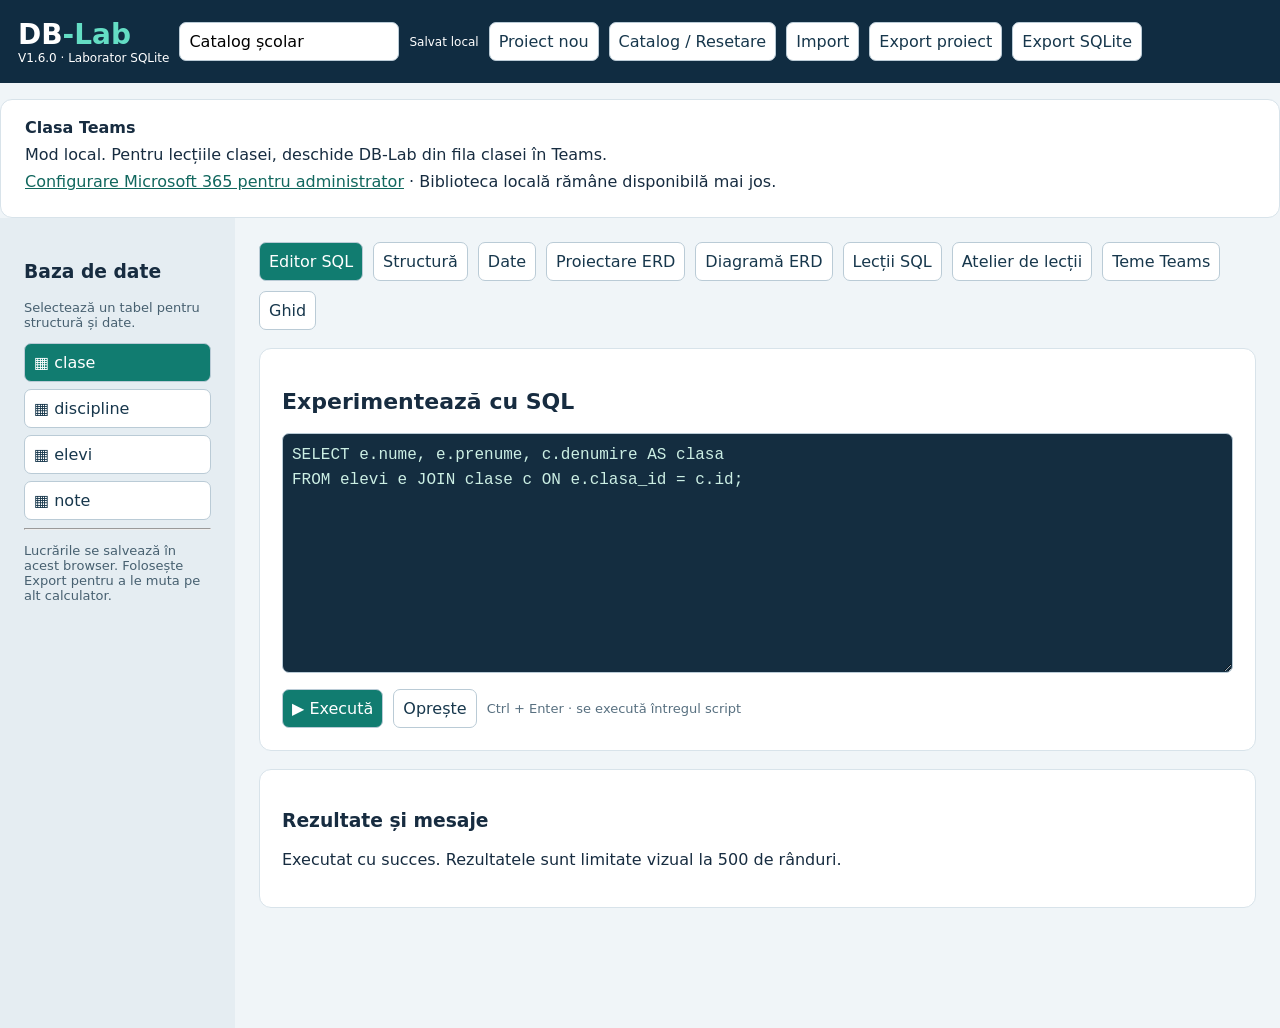
<file: index.html>
<!doctype html><html lang="ro"><meta charset="utf-8"><meta name="viewport" content="width=device-width,initial-scale=1"><script src="microsoft-config.js?v=1.6.0"></script><script src="host.js?v=1.6.0"></script><title>DB-Lab V1.6.0</title><link rel="stylesheet" href="style.css?v=1.6.0"><body><header><div><b>DB<span>-Lab</span></b><small>V1.6.0 · Laborator SQLite</small></div><input id="name" value="Catalog școlar" aria-label="Numele proiectului"><span id="saved">Se încarcă…</span><button id="new">Proiect nou</button><button id="demo">Catalog / Resetare</button><button id="import">Import</button><button id="export">Export proiect</button><button id="sqlite">Export SQLite</button><input id="file" type="file" hidden accept=".json,.sqlite,.db"></header><div id="microsoftPanel" class="microsoft-panel"><div><b>Clasa Teams</b> <span id="teamsClassName"></span><p id="microsoftAccount"></p></div><div id="teamsActions" class="bar"><button id="connectMicrosoft" disabled>Conectare Microsoft</button><button id="refreshClassLessons" disabled>Actualizează lecțiile clasei</button><button id="closeMicrosoft" disabled>Închide sesiunea DB-Lab</button></div><p id="microsoftStatus" role="status">Verific mediul aplicației…</p><p id="classLibraryStatus" role="status"></p><p id="teamsLocalNote" hidden><a href="CONFIGURARE-TEAMS.html" target="_blank" rel="noopener">Configurare Microsoft 365 pentru administrator</a> · Biblioteca locală rămâne disponibilă mai jos.</p></div><main><aside><h3>Baza de date</h3><p>Selectează un tabel pentru structură și date.</p><div id="tables"></div><hr><p>Lucrările se salvează în acest browser. Folosește Export pentru a le muta pe alt calculator.</p></aside><article><section id="lessonContext" hidden aria-labelledby="activeLessonTitle"><div class="lesson-heading"><div><small>LECȚIE ÎN LUCRU · SALVARE LOCALĂ</small><h2 id="activeLessonTitle"></h2></div><button id="returnProject">Revino la proiectul liber</button></div><p id="activeLessonTask" class="multiline"></p><div class="bar"><button id="lessonHelp">Ajutor în 3 trepte</button><button id="resetLesson">Resetează lecția</button><span id="hintUsage"></span></div></section><nav><button data-tab="sql" class="active">Editor SQL</button><button data-tab="structure">Structură</button><button data-tab="data">Date</button><button data-tab="design">Proiectare ERD</button><button data-tab="erd">Diagramă ERD</button><button data-tab="lessons">Lecții SQL</button><button data-tab="author">Atelier de lecții</button><button data-tab="assignments">Teme Teams</button><button data-tab="help">Ghid</button></nav><section id="sql"><h2>Experimentează cu SQL</h2><textarea id="editor" spellcheck="false" aria-label="Editor SQL">SELECT e.nume, e.prenume, c.denumire AS clasa
FROM elevi e JOIN clase c ON e.clasa_id = c.id;</textarea><div class="bar"><button id="run" class="primary">▶ Execută</button><button id="stop">Oprește</button><span>Ctrl + Enter · se execută întregul script</span></div></section><section id="structure" hidden><h2>Structura tabelului <span class="selected"></span></h2><div id="schema"></div><div id="alter"><input id="rename" placeholder="Nume nou"><button id="renameTable">Redenumește tabel</button><button id="renameColumn">Redenumește câmp</button><button id="addColumn">Adaugă câmp</button></div><h3>Construiește un tabel</h3><input id="tableName" placeholder="Numele tabelului" value="carti"><div class="scroll"><table><thead><tr><th>Câmp</th><th>Tip</th><th>PK</th><th>Obligatoriu</th><th>Referință tabel.câmp</th><th></th></tr></thead><tbody id="fields"></tbody></table></div><button id="addField">+ Câmp</button><h3>SQL generat</h3><pre id="generated"></pre><button id="create" class="primary">Aplică: creează tabelul</button></section><section id="data" hidden><h2>Date: <span class="selected"></span></h2><p>Primele 200 de înregistrări. Modificarea vizuală necesită cheie primară; câmpurile calculate sunt doar pentru citire.</p><button id="insert">+ Înregistrare</button><div id="grid" class="scroll"></div></section><section id="design" hidden aria-labelledby="designTitle"><h2 id="designTitle">Proiectare ERD</h2><p>Construiește schema înainte de baza de date. Proiectarea se salvează în proiect, separat de tabelele și datele existente.</p><div class="bar"><button id="designNew">Diagramă nouă</button><button id="designFromDB">Pornește din baza curentă</button><button id="designExport">Export diagramă</button><button id="designImport">Import diagramă</button><input id="designFile" type="file" accept=".json" hidden></div><div class="bar"><button id="designAddTable" class="primary">+ Tabel</button><button id="designConnect">Conectează câmpuri</button><button id="designArrange">Aranjare automată</button><button id="designZoomOut" aria-label="Micșorează proiectarea">−</button><span id="designZoomLabel">100%</span><button id="designZoomIn" aria-label="Mărește proiectarea">+</button><button id="designFit">Încadrează</button></div><p id="designStatus" role="status" aria-live="polite"></p><p class="muted">Trage antetul unui tabel pentru a-l muta; un clic îl selectează. În modul conectare: clic pe câmpul FK al copilului, apoi pe cheia PK / UNIQUE a părintelui. Cu tastatura: Tab și Enter; săgețile mută tabelul selectat.</p><div id="designViewport"><svg id="designCanvas" xmlns="http://www.w3.org/2000/svg" role="group" aria-label="Editorul diagramei de proiectare"></svg></div><div class="design-editor"><h3>Tabelul selectat</h3><label for="designTablePicker">Alege tabelul</label><select id="designTablePicker"></select><div id="designTableEditor" hidden><label for="designTableName">Nume tabel</label><input id="designTableName" maxlength="100"><div class="scroll"><table><thead><tr><th>Câmp</th><th>Tip SQLite</th><th>PK</th><th>Obligatoriu</th><th>Unic</th><th></th></tr></thead><tbody id="designColumns"></tbody></table></div><p id="designExtraKeys" class="muted"></p><div class="bar"><button id="designAddColumn">+ Câmp</button><button id="designDeleteTable">Șterge tabelul</button></div></div></div><details><summary>Relații și chei compuse</summary><p>Selectează același număr de câmpuri în cele două liste (Ctrl / Cmd pentru selecție multiplă). Corespondența urmează ordinea câmpurilor din liste.</p><div class="design-pair"><div><label for="designChild">Tabel copil (FK)</label><select id="designChild"></select><label for="designFrom">Câmpuri FK</label><select id="designFrom" multiple size="5"></select></div><div><label for="designParent">Tabel părinte (PK / UNIQUE)</label><select id="designParent"></select><label for="designTo">Câmpuri referite</label><select id="designTo" multiple size="5"></select></div></div><button id="designAddRelation">Adaugă relația</button><ul id="designRelations"></ul></details><details><summary>Asistent pentru relație N:M</summary><p>Se creează un tabel de legătură cu două chei externe și o cheie primară compusă. Tabelele alese trebuie să aibă fiecare o cheie primară simplă.</p><div class="design-pair"><div><label for="designLeft">Primul tabel</label><select id="designLeft"></select></div><div><label for="designRight">Al doilea tabel</label><select id="designRight"></select></div></div><label for="designBridgeName">Numele tabelului de legătură</label><input id="designBridgeName" value="legaturi" maxlength="100"><button id="designBridge">Creează tabelul de legătură</button></details><p class="muted">PK = cheie primară, FK = cheie externă, UQ = unic, * = obligatoriu (PK este obligatorie în SQL-ul generat). 1:N permite mai mulți copii pentru un părinte. 1:1 apare când FK este și unică. Un părinte poate avea zero copii; o FK opțională poate fi NULL. Marcajele arată cardinalitatea maximă, nu participarea obligatorie.</p><h3>Verificare și SQL generat</h3><p id="designErrors" role="status" class="multiline"></p><pre id="designSQL"></pre><div class="bar"><button id="designExportSQL">Export SQL</button><button id="designBuild" class="primary">Creează o bază nouă din diagramă</button></div></section><section id="erd" hidden aria-labelledby="erdTitle"><h2 id="erdTitle">Diagrama bazei de date</h2><p id="erdCount"></p><div class="bar"><button id="erdZoomOut" aria-label="Micșorează diagrama">−</button><span id="erdZoomLabel">100%</span><button id="erdZoomIn" aria-label="Mărește diagrama">+</button><button id="erdFit">Încadrează</button><button id="erdArrange">Aranjare automată</button></div><p>PK = cheie primară · FK = cheie externă. Trage antetul unui tabel pentru deplasare (sau selectează-l cu Tab și folosește săgețile). Zoom și derulare pentru navigare.</p><p id="erdEmpty">Baza nu conține tabele. Creează un tabel în Structură sau execută CREATE TABLE.</p><div id="erdViewport"><svg id="erdCanvas" xmlns="http://www.w3.org/2000/svg" role="group" aria-label="Tabele și relații ale bazei SQLite"></svg></div><p id="erdDetails" role="status"></p><div id="erdRelations" class="bar"></div><p class="erd-note">Apar numai relațiile FOREIGN KEY declarate. Numele câmpurilor nu generează relații automat. Relațiile compuse sunt grupate în lista de mai sus. V1.4 nu deduce cardinalități 1:1 sau 1:N; săgețile arată referințele. Pozițiile sunt temporare și se rearanjează la redeschiderea proiectului.</p></section><section id="lessons" hidden aria-labelledby="lessonsHeading">
<div class="lesson-heading"><div><small>ÎNVAȚĂ PAS CU PAS</small><h2 id="lessonsHeading">Biblioteca de lecții SQL</h2></div><span class="badge">V1.3 · lecții</span></div>
<p>Fiecare lecție are o bază de pornire și propria lucrare salvată în acest browser. Alegerea din listă afișează enunțul; deschide lecția când ești pregătit.</p>
<label for="lessonPicker">Alege o lecție</label><select id="lessonPicker"></select>
<div id="lessonCard" hidden><h3 id="lessonPreviewTitle"></h3><p id="lessonPreviewTask" class="multiline"></p>
<details><summary>Baza inițială și SQL-ul de pornire</summary><h4>Inițializarea bazei (se execută doar la pornire / resetare)</h4><pre id="lessonSetupPreview"></pre><h4>SQL pentru elev (nu se execută automat)</h4><pre id="lessonStarterPreview"></pre></details>
<div class="bar"><button id="openLesson" class="primary">Deschide / continuă lecția</button><button id="restartSelected">Pornește de la început</button><button id="copyLesson">Copiază în atelier</button></div></div>
<p id="libraryStatus" role="status">Se încarcă biblioteca…</p><hr>
<h3>Lecțiile mele · import și export</h3><p>Bibliotecile sunt fișiere separate de proiecte. Importul adaugă lecții în listă; nu execută SQL și nu înlocuiește lucrarea curentă.</p>
<div class="bar"><button id="importLessons">Importă bibliotecă</button><button id="exportLessons">Exportă lecțiile mele</button><button id="exportSelected">Exportă lecția selectată</button></div><input id="lessonFile" type="file" accept=".json" hidden>
<p class="muted">În Teams, lecțiile clasei se încarcă din SharePoint după conectare. Profesorul exportă biblioteca și publică fișierul DB-Lab/lectii.json în documentele clasei. Progresul se salvează local; proiectul poate fi predat din fila Teme Teams.</p></section>
<section id="author" hidden aria-labelledby="authorHeading"><small>PREGĂTIREA LECȚIILOR</small><h2 id="authorHeading">Atelier de lecții · editor local</h2>
<p class="notice">În browserul obișnuit, atelierul este local. În Teams, el apare doar după confirmarea că predai la clasa curentă. Publicarea bibliotecii se face în SharePoint, conform permisiunilor clasei.</p>
<label for="authorPicker">Lecții salvate în acest browser</label><select id="authorPicker"></select><div class="bar"><button id="editSavedLesson">Deschide în atelier</button><button id="newLessonDraft">Lecție nouă</button><button id="deleteLesson">Șterge lecția selectată</button></div>
<form id="lessonAuthorForm"><details open><summary>Datele lecției</summary><label for="authorTitle">Titlu</label><input id="authorTitle" required maxlength="150"><label for="authorCategory">Categorie</label><input id="authorCategory" required maxlength="80" value="Lecțiile mele"><label for="authorTask">Enunț</label><textarea id="authorTask" class="prose" required maxlength="20000"></textarea></details>
<details open><summary>Baza inițială și codul elevului</summary><label for="authorSetup">SQL pentru crearea și popularea bazei</label><textarea id="authorSetup" spellcheck="false" maxlength="200000" placeholder="CREATE TABLE ...; INSERT INTO ...;"></textarea><p class="muted">Poate fi gol dacă elevul trebuie să creeze baza. La verificare se execută într-o bază temporară, separată de proiectul tău.</p><label for="authorStarter">SQL de pornire în editorul elevului</label><textarea id="authorStarter" spellcheck="false" maxlength="100000" placeholder="-- Începe rezolvarea aici"></textarea></details>
<details open><summary>Ajutor progresiv</summary><label for="authorHint1">1 · Indiciu</label><textarea id="authorHint1" class="prose" required maxlength="20000"></textarea><label for="authorHint2">2 · Sintaxă</label><textarea id="authorHint2" class="prose" required maxlength="20000"></textarea><label for="authorHint3">3 · Exemplu</label><textarea id="authorHint3" class="prose" required maxlength="20000"></textarea></details>
<div class="bar"><button type="button" id="checkLesson">Verifică baza inițială</button><button type="submit" id="saveLesson" class="primary">Salvează lecția local</button></div><p id="authorStatus" role="status"></p><pre id="authorCheck" hidden></pre></form></section>
<section id="assignments" hidden aria-labelledby="assignmentsTitle"><h2 id="assignmentsTitle">Predarea proiectului în Teams</h2><p>Trimite proiectul curent profesorului: baza SQLite, SQL-ul din editor și informațiile lecției. Textul SQL nu se execută automat la atașare.</p><div class="bar"><button id="refreshAssignments" disabled>Încarcă temele clasei</button><button id="refreshSubmission" disabled>Actualizează starea</button></div><label for="assignmentPicker">Tema clasei</label><select id="assignmentPicker" disabled></select><p id="assignmentDue"></p><p id="assignmentState" role="status"></p><a id="assignmentLink" hidden target="_blank" rel="noopener noreferrer">Deschide tema în Teams</a><h3>Fișiere atașate lucrării</h3><ul id="assignmentFiles"></ul><div class="bar"><button id="attachAssignment" disabled>1. Atașează proiectul curent</button><button id="submitAssignment" class="primary" disabled>2. Predă tema</button></div><p id="assignmentMessage" role="status" aria-live="polite"></p><p class="muted">Salvarea locală și Export proiect nu predau tema. O nouă versiune se atașează separat; versiunile identice nu se dublează. Confirmarea „Predată” vine de la Teams. Pentru a retrage o predare, folosește Teams.</p></section><section id="help" hidden><h2>Primii pași</h2><p>În Proiectare ERD, adaugă tabele și câmpuri, conectează câmpurile FK la cheile părinte și verifică SQL-ul generat. Modificările diagramei nu schimbă baza existentă. Creează o bază nouă numai după exportarea proiectului curent, dacă acesta trebuie păstrat.</p><p>În Lecții SQL selectezi un exercițiu și îl deschizi. Poți continua progresul salvat, cere ajutor în trei trepte și reveni la proiectul liber. Resetarea șterge progresul lecției numai după confirmare. În Atelier de lecții pregătești propriile enunțuri, baze și indicii, apoi le exporți într-o bibliotecă.</p><ol><li>Execută interogarea inițială.</li><li>Selectează un tabel din stânga și deschide Structură sau Date.</li><li>Creează un tabel vizual și urmărește comanda generată.</li><li>Exportă proiectul înainte să schimbi calculatorul.</li></ol><p>Exerciții: afișează elevii din XI A; ordonează elevii după nume; calculează media notelor pe elev.</p><pre>SELECT e.nume, ROUND(AVG(n.nota), 2) AS media
FROM elevi e JOIN note n ON n.elev_id=e.id
GROUP BY e.id;</pre><p>Dialect: SQLite. Folosește INTEGER PRIMARY KEY pentru identificatori automați, nu sintaxa MySQL AUTO_INCREMENT. Tipurile de bază: INTEGER, REAL, TEXT, BLOB, NUMERIC. Datele calendaristice pot fi stocate ca TEXT (AAAA-LL-ZZ).</p><p>În formularele de date, alege Valoare, NULL sau Implicit / automat. Textul gol este distinct de NULL. Listele de referințe afișează cheile existente. Verifică SQL-ul înainte de Aplică. Resetarea cere confirmare. SQL rulează pe o copie: la eroare sau oprire se păstrează starea anterioară.</p></section><footer><h3>Rezultate și mesaje</h3><p id="message" role="status">Inițializare…</p><div id="results" class="scroll"></div></footer></article></main><dialog id="designConfirm" aria-labelledby="designConfirmTitle"><h2 id="designConfirmTitle">Confirmă modificarea</h2><p id="designConfirmText"></p><div class="bar"><button id="designConfirmYes" class="primary">Confirmă</button><button id="designConfirmNo" autofocus>Anulează</button></div></dialog><dialog id="assignmentConfirm" aria-labelledby="assignmentConfirmTitle"><h2 id="assignmentConfirmTitle">Confirmă trimiterea în Teams</h2><p id="assignmentConfirmText"></p><div class="bar"><button id="assignmentConfirmYes" class="primary">Confirmă</button><button id="assignmentConfirmNo" autofocus>Anulează</button></div></dialog><dialog id="rowDialog" aria-labelledby="rowTitle"><form id="rowForm"><h2 id="rowTitle"></h2><p>Alege valorile, verifică SQL-ul, apoi aplică modificarea. Implicit / automat omite câmpul la adăugare.</p><div id="rowReferences"></div><div id="rowFields"></div><h3>Previzualizare SQL</h3><pre id="rowPreview" aria-live="polite"></pre><p id="rowError" role="alert"></p><div class="bar"><button type="submit" id="rowApply" class="primary">Aplică</button><button type="button" id="rowCancel">Anulează</button></div></form></dialog><dialog id="lessonConfirm" aria-labelledby="lessonConfirmTitle"><h2 id="lessonConfirmTitle">Confirmă modificarea</h2><p id="lessonConfirmText"></p><div class="bar"><button id="lessonConfirmYes">Confirmă</button><button id="lessonConfirmNo" autofocus>Anulează</button></div></dialog><dialog id="hintDialog" aria-labelledby="hintTitle"><h2 id="hintTitle"></h2><p id="hintLevel"></p><pre id="hintText"></pre><div class="bar"><button id="previousHint">← Înapoi</button><button id="nextHint">Mai mult ajutor →</button><button id="closeHint">Închide</button></div></dialog>
<dialog id="libraryReview" aria-labelledby="libraryReviewTitle"><h2 id="libraryReviewTitle">Importă biblioteca de lecții</h2><p id="libraryReviewText"></p><ul id="libraryReviewList"></ul><p id="libraryReviewError" role="alert"></p><div class="bar"><button id="confirmLibraryImport" class="primary">Importă lecțiile</button><button id="cancelLibraryImport">Anulează</button></div></dialog>
<script src="teams-core.js?v=1.6.0"></script><script src="design-core.js?v=1.6.0"></script><script src="lesson-core.js?v=1.6.0"></script><script src="erd-core.js?v=1.6.0"></script><script src="erd.js?v=1.6.0"></script><script src="designer.js?v=1.6.0"></script><script src="app.js?v=1.6.0"></script><script src="row-editor.js?v=1.6.0"></script><script src="lessons.js?v=1.6.0"></script><script src="assignments-core.js?v=1.6.0"></script><script src="assignments.js?v=1.6.0"></script><script type="module" src="microsoft.js?v=1.6.0"></script></body></html>
</file>
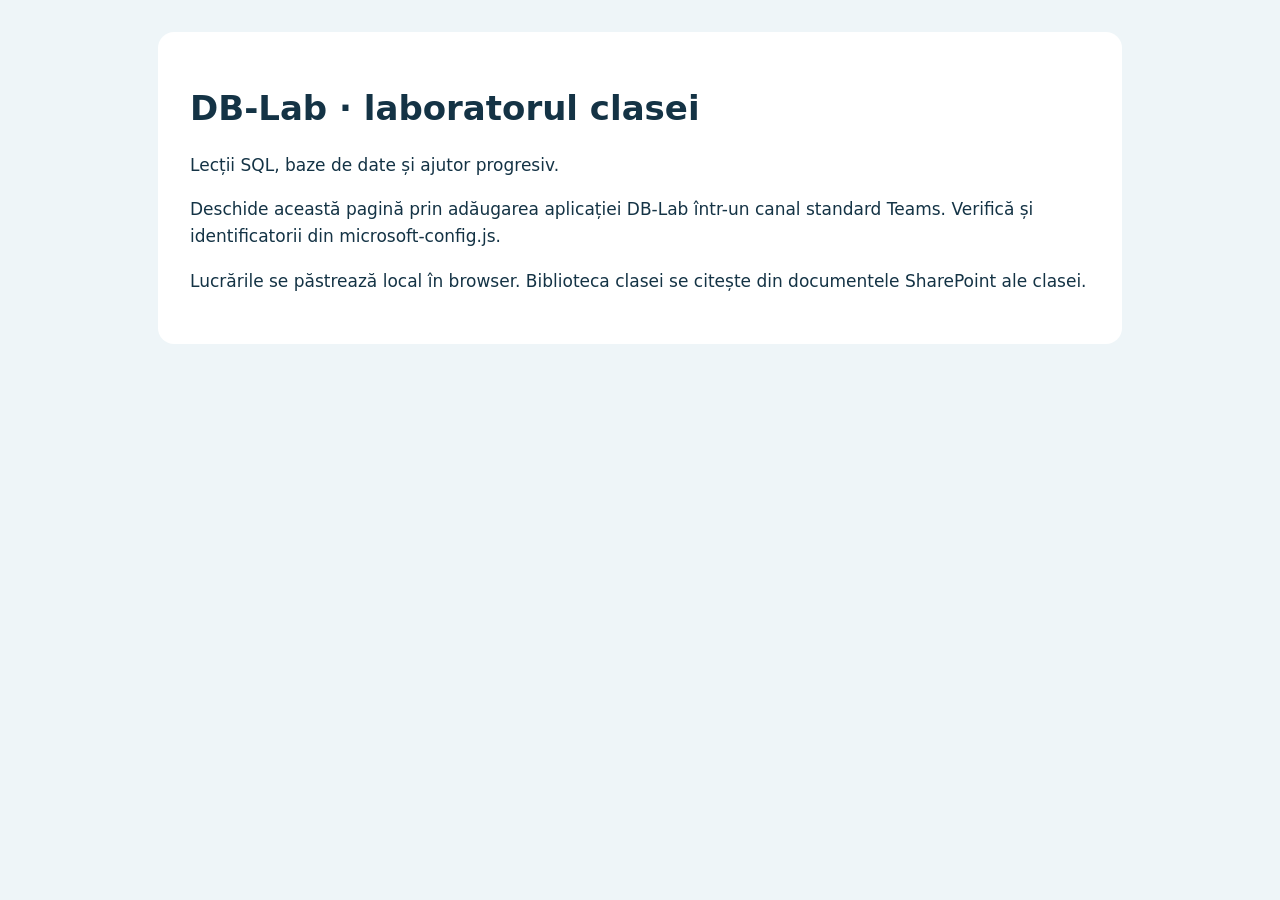
<file: config.html>
<!doctype html><html lang="ro"><meta charset="utf-8"><meta name="viewport" content="width=device-width,initial-scale=1"><title>Adaugă DB-Lab clasei</title><link rel="stylesheet" href="setup.css"><script src="microsoft-config.js?v=1.3.0"></script><script src="host.js?v=1.3.0"></script><script src="teams-core.js?v=1.3.0"></script><body><main><h1>DB-Lab · laboratorul clasei</h1><p>Lecții SQL, baze de date și ajutor progresiv.</p><p id="status" role="status">Verific configurația…</p><p>Lucrările se păstrează local în browser. Biblioteca clasei se citește din documentele SharePoint ale clasei.</p></main><script>
(async()=>{const note=document.getElementById('status');try{TeamsCore.id(DBLabMicrosoftConfig.clientId);TeamsCore.id(DBLabMicrosoftConfig.tenantId);const ctx=await DBLabHost.ready;if(!ctx)throw Error('Deschide această pagină prin adăugarea aplicației DB-Lab într-un canal standard Teams.');TeamsCore.id(ctx.team?.groupId);if(ctx.channel?.membershipType&&ctx.channel.membershipType!=='Regular')throw Error('Folosește un canal standard al clasei.');const base=new URL('./',location.href);if(base.protocol!=='https:')throw Error('Publică aplicația la o adresă HTTPS înainte de instalare.');microsoftTeams.pages.config.registerOnSaveHandler(async event=>{try{await microsoftTeams.pages.config.setConfig({entityId:'db-lab-'+ctx.team.groupId,suggestedDisplayName:'DB-Lab',contentUrl:new URL('index.html?teams=1',base).href,websiteUrl:base.href});event.notifySuccess()}catch{event.notifyFailure('Fila nu a putut fi salvată. Reîncearcă.')}});microsoftTeams.pages.config.setValidityState(true);note.textContent='Apasă Salvează pentru a adăuga DB-Lab în '+(ctx.team.displayName||'clasă')+'.'}catch(e){note.textContent=e.message+' Verifică și identificatorii din microsoft-config.js.'}})();
</script></body></html>
</file>
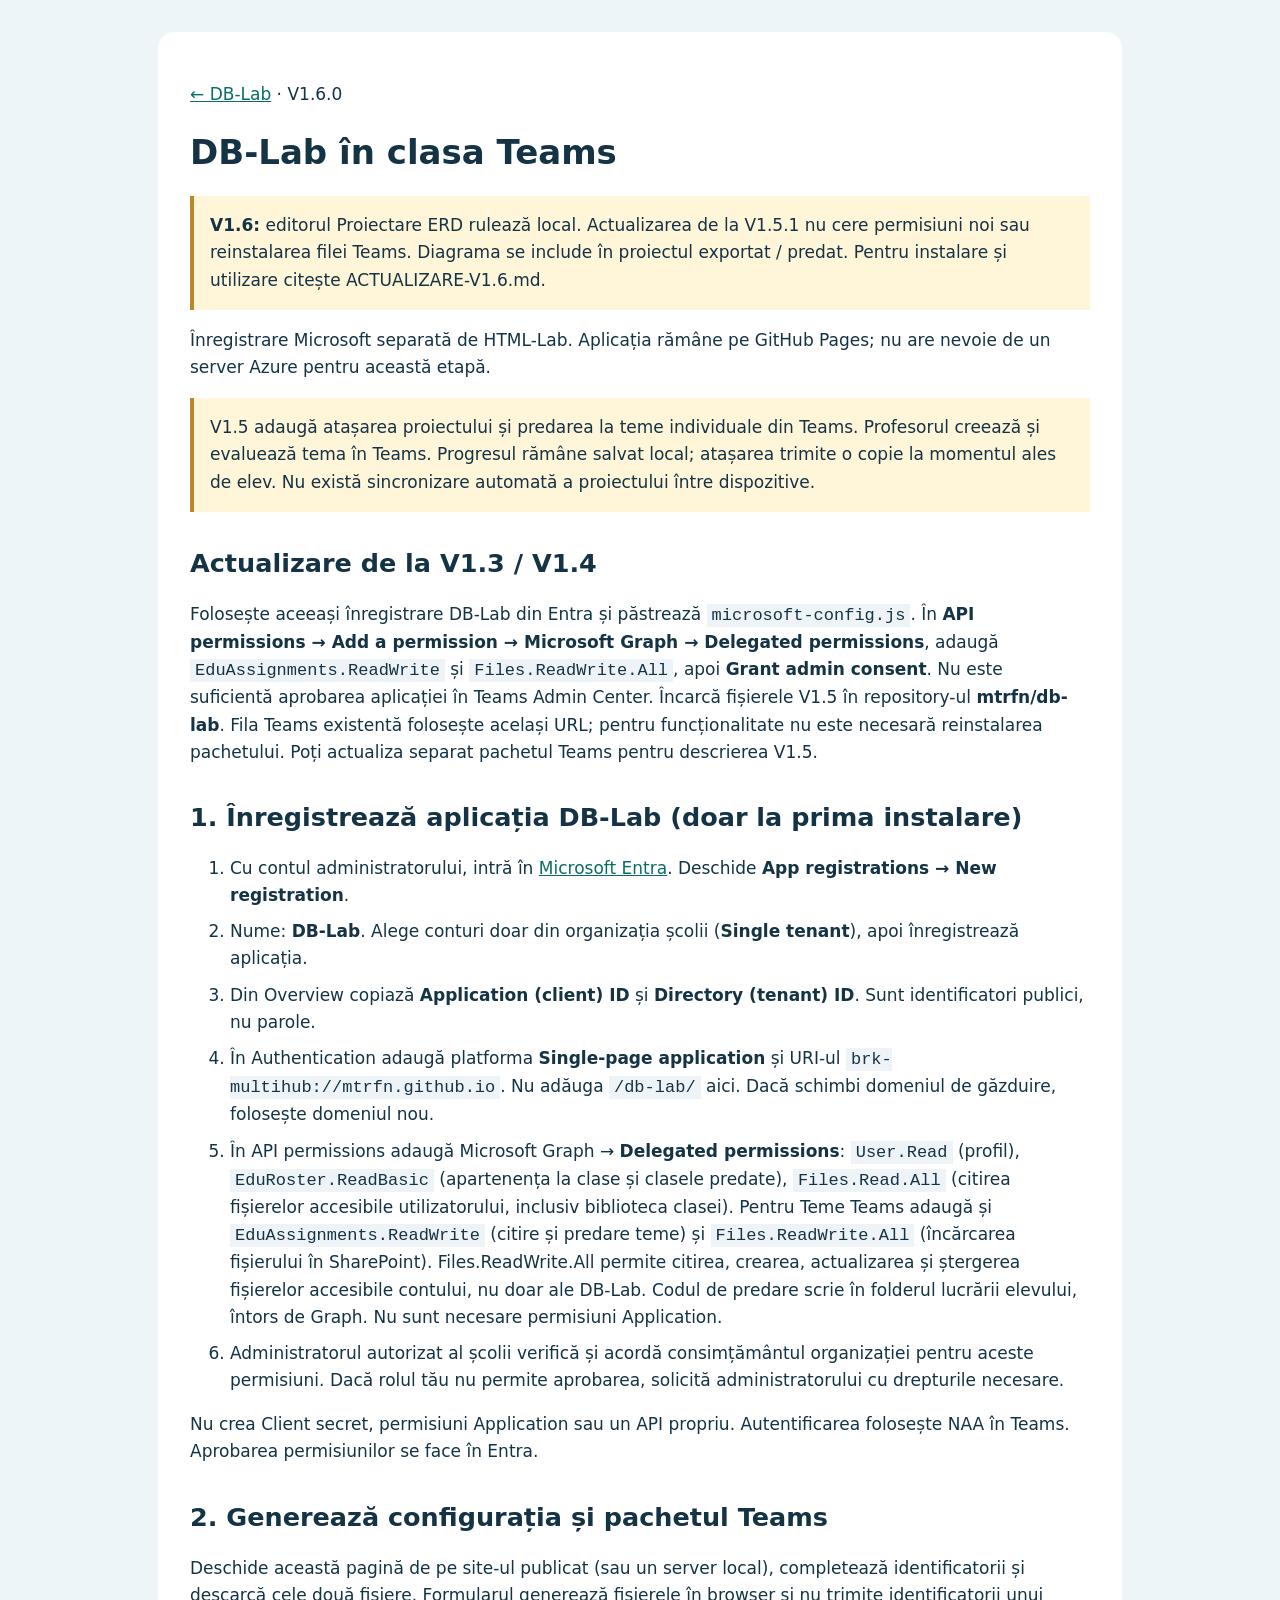
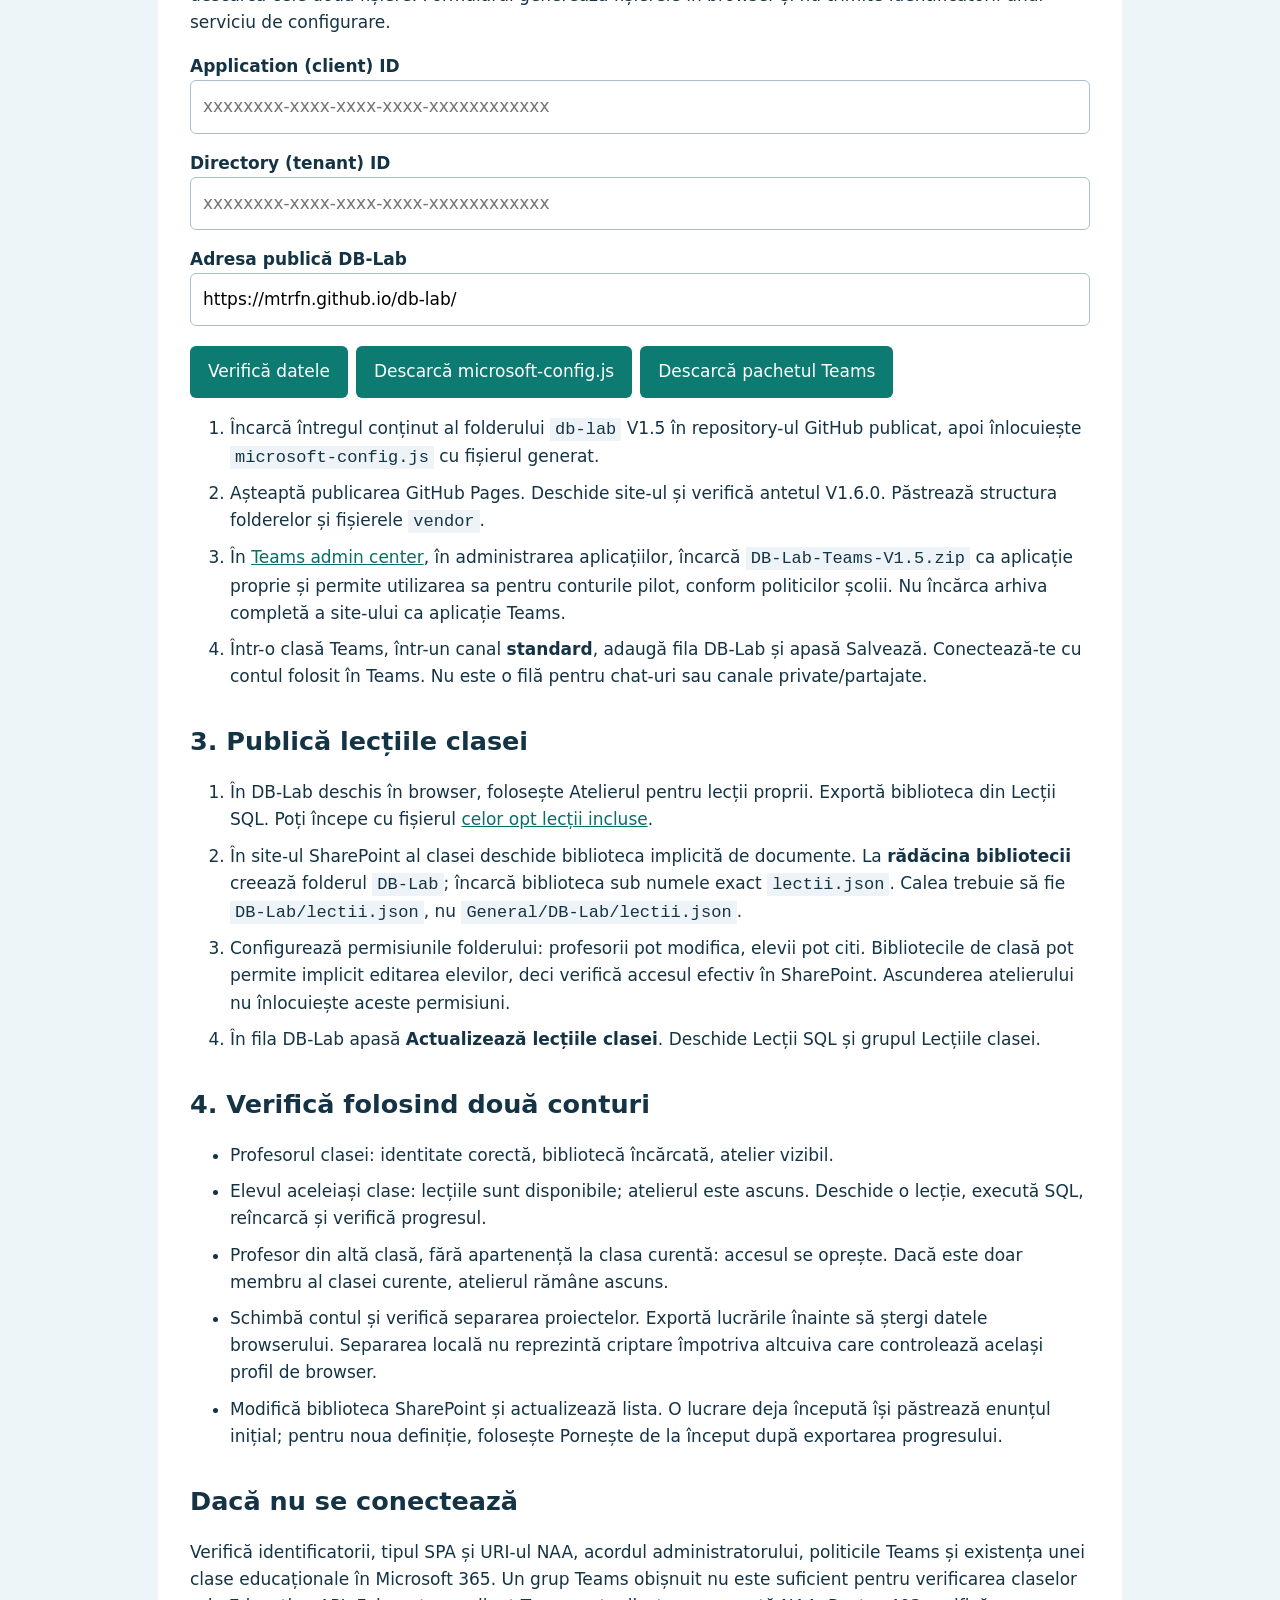
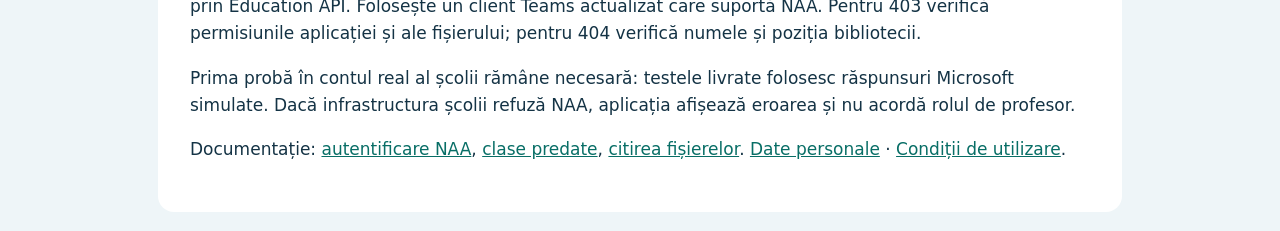
<file: CONFIGURARE-TEAMS.html>
<!doctype html><html lang="ro"><meta charset="utf-8"><meta name="viewport" content="width=device-width,initial-scale=1"><title>Configurare DB-Lab în Teams</title><link rel="stylesheet" href="setup.css"><body><main>
<p><a href="index.html">← DB-Lab</a> · V1.6.0</p><h1>DB-Lab în clasa Teams</h1><p class="note"><b>V1.6:</b> editorul Proiectare ERD rulează local. Actualizarea de la V1.5.1 nu cere permisiuni noi sau reinstalarea filei Teams. Diagrama se include în proiectul exportat / predat. Pentru instalare și utilizare citește ACTUALIZARE-V1.6.md.</p><p>Înregistrare Microsoft separată de HTML-Lab. Aplicația rămâne pe GitHub Pages; nu are nevoie de un server Azure pentru această etapă.</p><p class="note">V1.5 adaugă atașarea proiectului și predarea la teme individuale din Teams. Profesorul creează și evaluează tema în Teams. Progresul rămâne salvat local; atașarea trimite o copie la momentul ales de elev. Nu există sincronizare automată a proiectului între dispozitive.</p>
<h2>Actualizare de la V1.3 / V1.4</h2><p>Folosește aceeași înregistrare DB-Lab din Entra și păstrează <code>microsoft-config.js</code>. În <b>API permissions → Add a permission → Microsoft Graph → Delegated permissions</b>, adaugă <code>EduAssignments.ReadWrite</code> și <code>Files.ReadWrite.All</code>, apoi <b>Grant admin consent</b>. Nu este suficientă aprobarea aplicației în Teams Admin Center. Încarcă fișierele V1.5 în repository-ul <b>mtrfn/db-lab</b>. Fila Teams existentă folosește același URL; pentru funcționalitate nu este necesară reinstalarea pachetului. Poți actualiza separat pachetul Teams pentru descrierea V1.5.</p><h2>1. Înregistrează aplicația DB-Lab (doar la prima instalare)</h2><ol><li>Cu contul administratorului, intră în <a href="https://entra.microsoft.com/" target="_blank" rel="noopener">Microsoft Entra</a>. Deschide <b>App registrations → New registration</b>.</li><li>Nume: <b>DB-Lab</b>. Alege conturi doar din organizația școlii (<b>Single tenant</b>), apoi înregistrează aplicația.</li><li>Din Overview copiază <b>Application (client) ID</b> și <b>Directory (tenant) ID</b>. Sunt identificatori publici, nu parole.</li><li>În Authentication adaugă platforma <b>Single-page application</b> și URI-ul <code>brk-multihub://mtrfn.github.io</code>. Nu adăuga <code>/db-lab/</code> aici. Dacă schimbi domeniul de găzduire, folosește domeniul nou.</li><li>În API permissions adaugă Microsoft Graph → <b>Delegated permissions</b>: <code>User.Read</code> (profil), <code>EduRoster.ReadBasic</code> (apartenența la clase și clasele predate), <code>Files.Read.All</code> (citirea fișierelor accesibile utilizatorului, inclusiv biblioteca clasei). Pentru Teme Teams adaugă și <code>EduAssignments.ReadWrite</code> (citire și predare teme) și <code>Files.ReadWrite.All</code> (încărcarea fișierului în SharePoint). Files.ReadWrite.All permite citirea, crearea, actualizarea și ștergerea fișierelor accesibile contului, nu doar ale DB-Lab. Codul de predare scrie în folderul lucrării elevului, întors de Graph. Nu sunt necesare permisiuni Application.</li><li>Administratorul autorizat al școlii verifică și acordă consimțământul organizației pentru aceste permisiuni. Dacă rolul tău nu permite aprobarea, solicită administratorului cu drepturile necesare.</li></ol><p>Nu crea Client secret, permisiuni Application sau un API propriu. Autentificarea folosește NAA în Teams. Aprobarea permisiunilor se face în Entra.</p>
<h2>2. Generează configurația și pachetul Teams</h2><p>Deschide această pagină de pe site-ul publicat (sau un server local), completează identificatorii și descarcă cele două fișiere. Formularul generează fișierele în browser și nu trimite identificatorii unui serviciu de configurare.</p>
<form id="setupForm"><label for="clientId">Application (client) ID</label><input id="clientId" required autocomplete="off" placeholder="xxxxxxxx-xxxx-xxxx-xxxx-xxxxxxxxxxxx"><label for="tenantId">Directory (tenant) ID</label><input id="tenantId" required autocomplete="off" placeholder="xxxxxxxx-xxxx-xxxx-xxxx-xxxxxxxxxxxx"><label for="siteUrl">Adresa publică DB-Lab</label><input id="siteUrl" type="url" required value="https://mtrfn.github.io/db-lab/"><button type="submit">Verifică datele</button><button type="button" id="downloadConfig">Descarcă microsoft-config.js</button><button type="button" id="downloadPackage">Descarcă pachetul Teams</button></form><p id="setupStatus" role="status"></p>
<ol><li>Încarcă întregul conținut al folderului <code>db-lab</code> V1.5 în repository-ul GitHub publicat, apoi înlocuiește <code>microsoft-config.js</code> cu fișierul generat.</li><li>Așteaptă publicarea GitHub Pages. Deschide site-ul și verifică antetul V1.6.0. Păstrează structura folderelor și fișierele <code>vendor</code>.</li><li>În <a href="https://admin.teams.microsoft.com/" target="_blank" rel="noopener">Teams admin center</a>, în administrarea aplicațiilor, încarcă <code>DB-Lab-Teams-V1.5.zip</code> ca aplicație proprie și permite utilizarea sa pentru conturile pilot, conform politicilor școlii. Nu încărca arhiva completă a site-ului ca aplicație Teams.</li><li>Într-o clasă Teams, într-un canal <b>standard</b>, adaugă fila DB-Lab și apasă Salvează. Conectează-te cu contul folosit în Teams. Nu este o filă pentru chat-uri sau canale private/partajate.</li></ol>
<h2>3. Publică lecțiile clasei</h2><ol><li>În DB-Lab deschis în browser, folosește Atelierul pentru lecții proprii. Exportă biblioteca din Lecții SQL. Poți începe cu fișierul <a href="lessons.json" download="lectii.json">celor opt lecții incluse</a>.</li><li>În site-ul SharePoint al clasei deschide biblioteca implicită de documente. La <b>rădăcina bibliotecii</b> creează folderul <code>DB-Lab</code>; încarcă biblioteca sub numele exact <code>lectii.json</code>. Calea trebuie să fie <code>DB-Lab/lectii.json</code>, nu <code>General/DB-Lab/lectii.json</code>.</li><li>Configurează permisiunile folderului: profesorii pot modifica, elevii pot citi. Bibliotecile de clasă pot permite implicit editarea elevilor, deci verifică accesul efectiv în SharePoint. Ascunderea atelierului nu înlocuiește aceste permisiuni.</li><li>În fila DB-Lab apasă <b>Actualizează lecțiile clasei</b>. Deschide Lecții SQL și grupul Lecțiile clasei.</li></ol>
<h2>4. Verifică folosind două conturi</h2><ul><li>Profesorul clasei: identitate corectă, bibliotecă încărcată, atelier vizibil.</li><li>Elevul aceleiași clase: lecțiile sunt disponibile; atelierul este ascuns. Deschide o lecție, execută SQL, reîncarcă și verifică progresul.</li><li>Profesor din altă clasă, fără apartenență la clasa curentă: accesul se oprește. Dacă este doar membru al clasei curente, atelierul rămâne ascuns.</li><li>Schimbă contul și verifică separarea proiectelor. Exportă lucrările înainte să ștergi datele browserului. Separarea locală nu reprezintă criptare împotriva altcuiva care controlează același profil de browser.</li><li>Modifică biblioteca SharePoint și actualizează lista. O lucrare deja începută își păstrează enunțul inițial; pentru noua definiție, folosește Pornește de la început după exportarea progresului.</li></ul>
<h2>Dacă nu se conectează</h2><p>Verifică identificatorii, tipul SPA și URI-ul NAA, acordul administratorului, politicile Teams și existența unei clase educaționale în Microsoft 365. Un grup Teams obișnuit nu este suficient pentru verificarea claselor prin Education API. Folosește un client Teams actualizat care suportă NAA. Pentru 403 verifică permisiunile aplicației și ale fișierului; pentru 404 verifică numele și poziția bibliotecii.</p><p>Prima probă în contul real al școlii rămâne necesară: testele livrate folosesc răspunsuri Microsoft simulate. Dacă infrastructura școlii refuză NAA, aplicația afișează eroarea și nu acordă rolul de profesor.</p>
<p>Documentație: <a href="https://learn.microsoft.com/en-us/microsoftteams/platform/concepts/authentication/nested-authentication">autentificare NAA</a>, <a href="https://learn.microsoft.com/en-us/graph/api/educationuser-list-taughtclasses?view=graph-rest-1.0">clase predate</a>, <a href="https://learn.microsoft.com/en-us/graph/api/driveitem-get?view=graph-rest-1.0">citirea fișierelor</a>. <a href="privacy.html">Date personale</a> · <a href="terms.html">Condiții de utilizare</a>.</p>
</main><script src="teams-package.js?v=1.6.0"></script><script>
const out=document.getElementById('setupStatus');const settings=()=>TeamsPackage.settings(document.getElementById('clientId').value,document.getElementById('tenantId').value,document.getElementById('siteUrl').value);function download(blob,name){const url=URL.createObjectURL(blob),a=document.createElement('a');a.href=url;a.download=name;a.click();setTimeout(()=>URL.revokeObjectURL(url),10000)}async function action(fn){try{await fn()}catch(e){out.textContent=e.message}}document.getElementById('setupForm').onsubmit=e=>{e.preventDefault();action(()=>{const s=settings();out.textContent='Format valid. URI SPA: brk-multihub://'+s.url.host+'\nVerificarea existenței înregistrării se face în Entra.'})};document.getElementById('downloadConfig').onclick=()=>action(()=>{download(new Blob([TeamsPackage.config(settings())],{type:'text/javascript'}),'microsoft-config.js');out.textContent='Configurație generată. Înlocuiește fișierul din site și așteaptă publicarea.'});document.getElementById('downloadPackage').onclick=()=>action(async()=>{const s=settings(),files={'manifest.json':JSON.stringify(TeamsPackage.manifest(s),null,2)};for(const name of ['color.png','outline.png']){const r=await fetch('teams-icons/'+name);if(!r.ok)throw Error('Nu pot încărca pictogramele. Deschide ghidul de pe site-ul publicat.');files[name]=await r.arrayBuffer()}download(TeamsPackage.zip(files),'DB-Lab-Teams-V1.5.zip');out.textContent='Pachet Teams generat. Conține manifest.json și două pictograme.'});
</script></body></html>
</file>
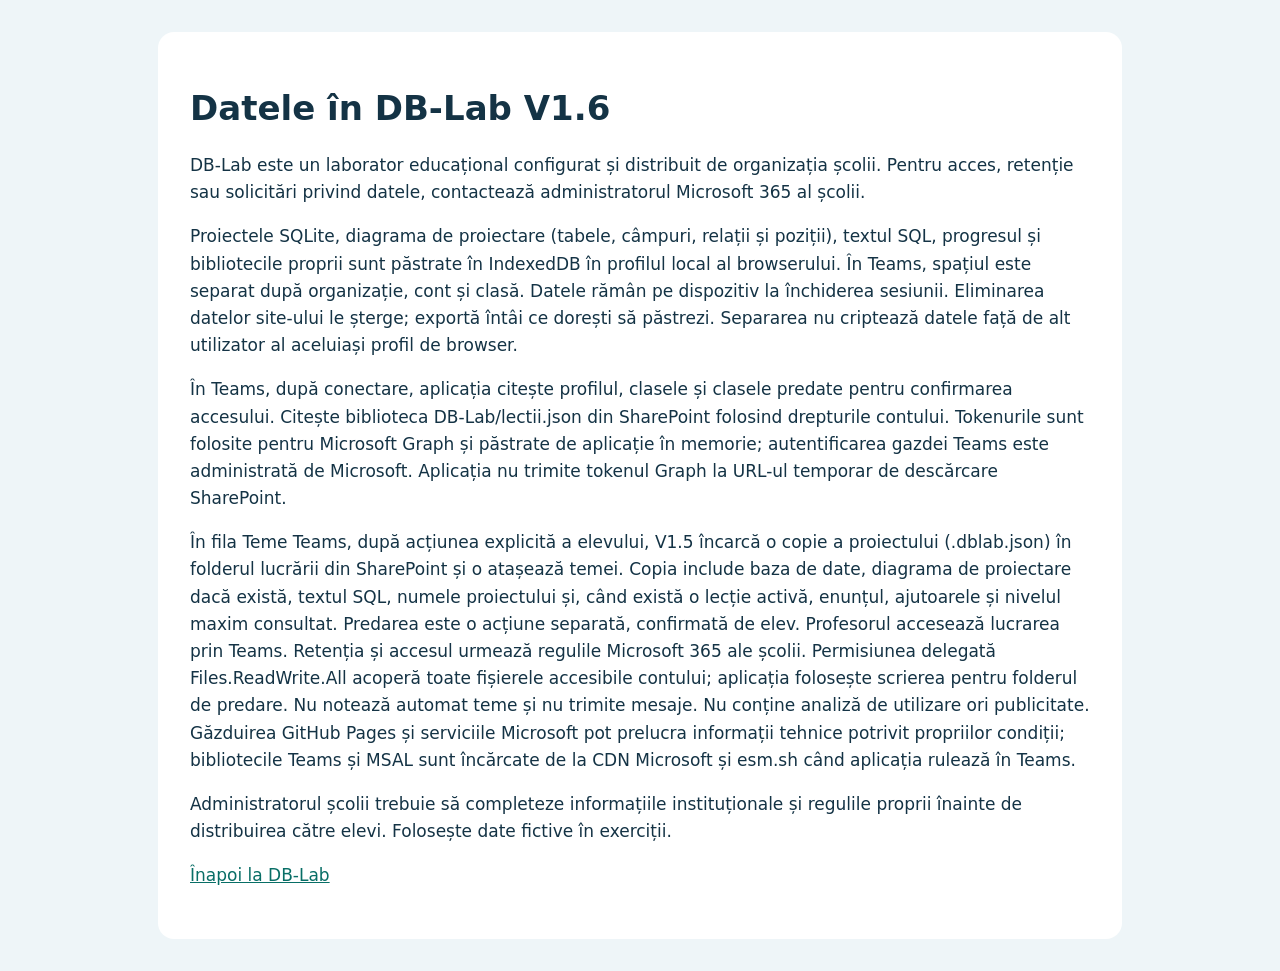
<file: privacy.html>
<!doctype html><html lang="ro"><meta charset="utf-8"><meta name="viewport" content="width=device-width,initial-scale=1"><title>DB-Lab · Date personale</title><link rel="stylesheet" href="setup.css"><body><main><h1>Datele în DB-Lab V1.6</h1><p>DB-Lab este un laborator educațional configurat și distribuit de organizația școlii. Pentru acces, retenție sau solicitări privind datele, contactează administratorul Microsoft 365 al școlii.</p><p>Proiectele SQLite, diagrama de proiectare (tabele, câmpuri, relații și poziții), textul SQL, progresul și bibliotecile proprii sunt păstrate în IndexedDB în profilul local al browserului. În Teams, spațiul este separat după organizație, cont și clasă. Datele rămân pe dispozitiv la închiderea sesiunii. Eliminarea datelor site-ului le șterge; exportă întâi ce dorești să păstrezi. Separarea nu criptează datele față de alt utilizator al aceluiași profil de browser.</p><p>În Teams, după conectare, aplicația citește profilul, clasele și clasele predate pentru confirmarea accesului. Citește biblioteca DB-Lab/lectii.json din SharePoint folosind drepturile contului. Tokenurile sunt folosite pentru Microsoft Graph și păstrate de aplicație în memorie; autentificarea gazdei Teams este administrată de Microsoft. Aplicația nu trimite tokenul Graph la URL-ul temporar de descărcare SharePoint.</p><p>În fila Teme Teams, după acțiunea explicită a elevului, V1.5 încarcă o copie a proiectului (.dblab.json) în folderul lucrării din SharePoint și o atașează temei. Copia include baza de date, diagrama de proiectare dacă există, textul SQL, numele proiectului și, când există o lecție activă, enunțul, ajutoarele și nivelul maxim consultat. Predarea este o acțiune separată, confirmată de elev. Profesorul accesează lucrarea prin Teams. Retenția și accesul urmează regulile Microsoft 365 ale școlii. Permisiunea delegată Files.ReadWrite.All acoperă toate fișierele accesibile contului; aplicația folosește scrierea pentru folderul de predare. Nu notează automat teme și nu trimite mesaje. Nu conține analiză de utilizare ori publicitate. Găzduirea GitHub Pages și serviciile Microsoft pot prelucra informații tehnice potrivit propriilor condiții; bibliotecile Teams și MSAL sunt încărcate de la CDN Microsoft și esm.sh când aplicația rulează în Teams.</p><p>Administratorul școlii trebuie să completeze informațiile instituționale și regulile proprii înainte de distribuirea către elevi. Folosește date fictive în exerciții.</p><p><a href="index.html">Înapoi la DB-Lab</a></p></main></body></html>
</file>
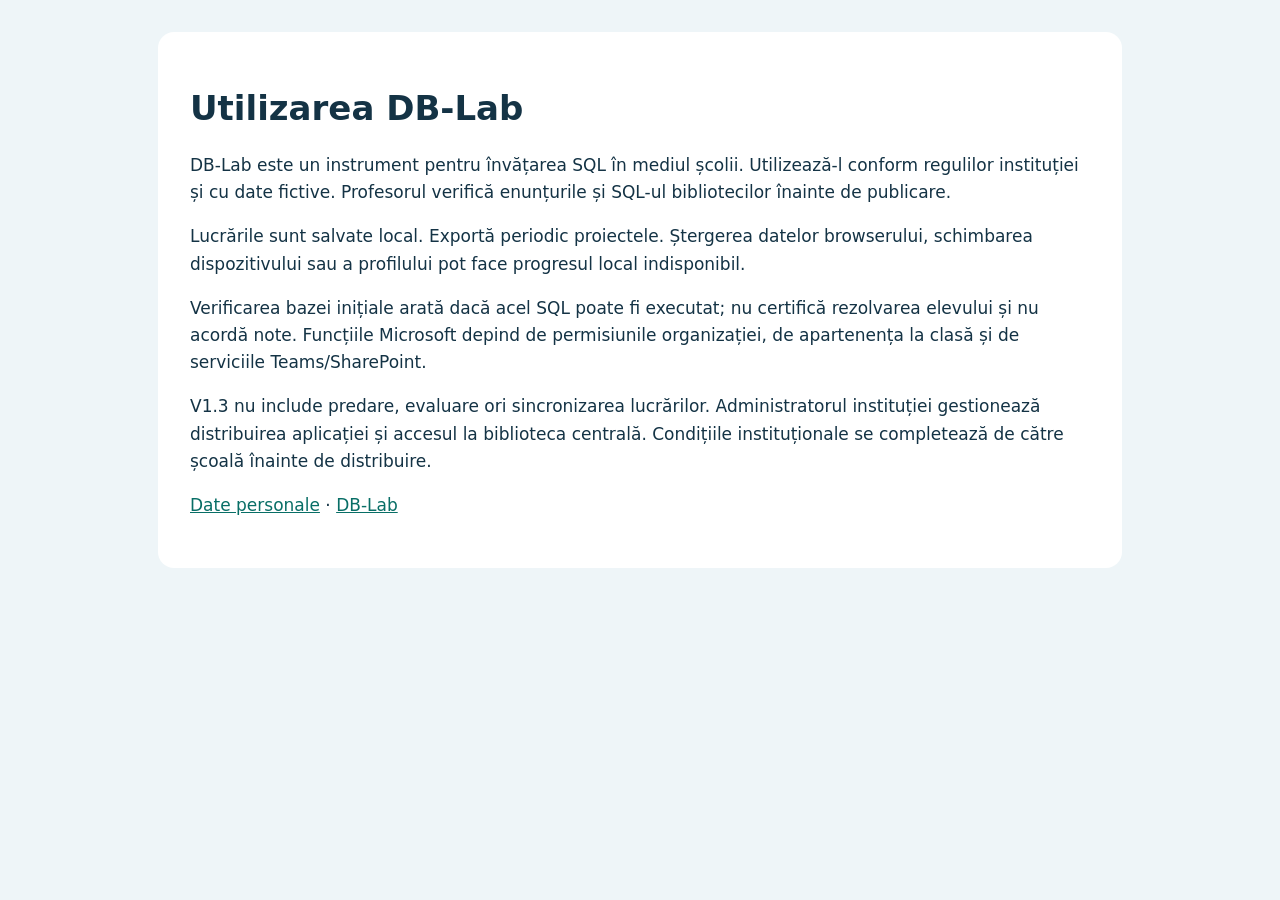
<file: terms.html>
<!doctype html><html lang="ro"><meta charset="utf-8"><meta name="viewport" content="width=device-width,initial-scale=1"><title>DB-Lab · Utilizare</title><link rel="stylesheet" href="setup.css"><body><main><h1>Utilizarea DB-Lab</h1><p>DB-Lab este un instrument pentru învățarea SQL în mediul școlii. Utilizează-l conform regulilor instituției și cu date fictive. Profesorul verifică enunțurile și SQL-ul bibliotecilor înainte de publicare.</p><p>Lucrările sunt salvate local. Exportă periodic proiectele. Ștergerea datelor browserului, schimbarea dispozitivului sau a profilului pot face progresul local indisponibil.</p><p>Verificarea bazei inițiale arată dacă acel SQL poate fi executat; nu certifică rezolvarea elevului și nu acordă note. Funcțiile Microsoft depind de permisiunile organizației, de apartenența la clasă și de serviciile Teams/SharePoint.</p><p>V1.3 nu include predare, evaluare ori sincronizarea lucrărilor. Administratorul instituției gestionează distribuirea aplicației și accesul la biblioteca centrală. Condițiile instituționale se completează de către școală înainte de distribuire.</p><p><a href="privacy.html">Date personale</a> · <a href="index.html">DB-Lab</a></p></main></body></html>
</file>
<file: style.css>
:root{font:16px system-ui;color:#172c40;background:#f0f5f8}*{box-sizing:border-box}body{margin:0}header{background:#102c41;color:white;display:flex;align-items:center;gap:10px;padding:18px;flex-wrap:wrap}header b{font-size:28px}header b span{color:#64ddc4}small{display:block;font-size:12px}input,select,button,textarea{font:inherit;border:1px solid #bacbd6;border-radius:7px;padding:9px}button{cursor:pointer;background:white;color:#17374c}button:hover{background:#e1f4f0}button:disabled{opacity:.5;cursor:wait}.primary,.active{background:#117c70;color:white}main{display:grid;grid-template-columns:235px 1fr;max-width:1500px;margin:auto}aside{padding:24px;background:#e5edf2;min-height:90vh}aside p{font-size:13px;color:#476070}#tables button{display:block;width:100%;text-align:left;margin:7px 0}article{padding:24px;min-width:0}nav,.bar{display:flex;gap:10px;flex-wrap:wrap}section,footer{background:white;border:1px solid #d8e3ea;border-radius:12px;padding:22px;margin-top:18px}h2{font-size:22px}textarea{width:100%;min-height:240px;background:#142d40;color:#ccefe4;font:16px/1.6 ui-monospace,monospace;resize:vertical}.bar{margin-top:12px;align-items:center}.bar span{font-size:13px;color:#587080}.scroll{overflow:auto}table{border-collapse:collapse;width:100%;margin:16px 0}td,th{border:1px solid #d7e2e9;padding:9px;text-align:left;white-space:nowrap}th{background:#eaf4f3}td input{width:140px}pre{background:#edf4f6;padding:14px;white-space:pre-wrap;overflow-wrap:anywhere}#message{overflow-wrap:anywhere}#saved{font-size:12px}#alter{display:flex;gap:8px;flex-wrap:wrap}@media(max-width:720px){main{display:block}aside{min-height:0;padding:12px}aside p,aside hr{display:none}#tables{display:flex;gap:8px;overflow:auto}#tables button{width:auto}article{padding:12px}header{padding:12px}header input{width:160px}section,footer{padding:14px}}
dialog{width:min(850px,calc(100% - 24px));max-height:90vh;overflow:auto;border:1px solid #bacbd6;border-radius:14px;padding:24px;color:#172c40}dialog::backdrop{background:#102c4199}.row-field{display:grid;grid-template-columns:170px minmax(120px,1fr) 110px;gap:8px;margin:18px 0;padding-bottom:16px;border-bottom:1px solid #d8e3ea}.row-field label,.row-field small{grid-column:1/-1}.row-field input{min-width:0;width:100%}.row-field label{font-weight:600}.reference-field{display:block;margin:12px 0;padding:12px;background:#eaf4f3;border-radius:8px}.reference-field select{display:block;width:100%;margin-top:8px}#rowError{color:#a32323}#rowPreview{max-height:230px;overflow:auto}@media(max-width:600px){dialog{padding:14px}.row-field{grid-template-columns:1fr}.row-field>*{grid-column:1}dialog select{min-width:0;max-width:100%}}

.row-field textarea{min-width:0;width:100%;min-height:64px;background:white;color:#172c40;font:inherit;line-height:1.3;resize:vertical}
[hidden]{display:none!important}.lesson-heading{display:flex;align-items:center;justify-content:space-between;gap:16px}.lesson-heading h2{margin:6px 0 10px}.badge{display:inline-block;background:#e1f4f0;color:#11675e;border-radius:30px;padding:7px 12px;white-space:nowrap}.multiline{white-space:pre-wrap;overflow-wrap:anywhere;line-height:1.6}.muted{color:#587080;font-size:14px;line-height:1.5}.notice{background:#fff5da;border-left:4px solid #bc8414;padding:14px;line-height:1.5}#lessonContext{background:#eaf7f3;border-color:#93cabc}#lessonContext small{color:#11675e;font-weight:700;letter-spacing:.04em}#lessonContext h2{font-size:21px}#lessons select,#author select{display:block;width:100%;margin-top:8px}#lessonCard{margin-top:20px;padding:18px;border:1px solid #d8e3ea;border-radius:10px}details{margin:16px 0;border:1px solid #d8e3ea;border-radius:8px;padding:14px}summary{cursor:pointer;font-weight:650}#lessonAuthorForm label{display:block;margin:16px 0 6px;font-weight:600}#lessonAuthorForm input{width:100%}#lessonAuthorForm textarea{min-height:130px}.prose{background:white;color:#172c40;font:16px/1.5 system-ui}#hintText{min-height:120px;line-height:1.6}#libraryReviewList{max-height:40vh;overflow:auto}#authorCheck{max-height:240px;overflow:auto}#libraryStatus,#authorStatus{white-space:pre-wrap;overflow-wrap:anywhere}button:disabled{cursor:not-allowed}@media(max-width:720px){.lesson-heading{align-items:flex-start;flex-direction:column}#lessonContext .bar button{flex:1}#lessonCard{padding:12px}}
.active:hover,.primary:hover{background:#0b655b;color:white}#lessonAuthorForm details[open]>summary{margin-bottom:10px}
.microsoft-panel{max-width:1452px;margin:16px auto 0;padding:18px 24px;background:white;border:1px solid #d8e3ea;border-radius:12px}.microsoft-panel p{margin:8px 0;overflow-wrap:anywhere}.microsoft-panel a{color:#11675e}.teams-locked main,.teams-locked header>input,.teams-locked header>button,.teams-locked #saved{display:none!important}@media(max-width:720px){.microsoft-panel{margin:12px;padding:14px}}

#erdViewport{height:540px;overflow:auto;border:1px solid #b9ced9;border-radius:10px;background:radial-gradient(#c6d7df 1px,transparent 1px) 0 0/20px 20px}#erdCanvas{display:block;font-family:system-ui;font-size:14px} .erd-head{cursor:grab;touch-action:none}.erd-head:focus rect{stroke:#ecae1d;stroke-width:4}.erd-line{fill:none;stroke:#247c80;stroke-width:2}.erd-hit{fill:none;stroke:transparent;stroke-width:16}.erd-link{cursor:pointer}.erd-link.chosen .erd-line,.erd-link:focus .erd-line{stroke:#b97400;stroke-width:4}#erdRelations button{font-size:13px;text-align:left;white-space:normal}.erd-note{font-size:13px;color:#526d7c}#erdDetails{min-height:42px} @media(max-width:720px){#erdViewport{height:420px}}

#assignmentPicker{display:block;width:100%;max-width:780px;margin:10px 0}#assignmentState{font-weight:700}#assignmentState.submitted{color:#087b55}#assignmentMessage{padding:14px;background:#e9f4f3;border-radius:8px;overflow-wrap:anywhere}#assignmentFiles{overflow-wrap:anywhere}#assignments label{display:block;margin-top:18px}

#designViewport{height:520px;overflow:auto;background:#f8fcfd;border:1px solid #b5cad6;border-radius:10px;background-image:radial-gradient(#b7d2df 1px,transparent 1px);background-size:20px 20px}#designCanvas{display:block;touch-action:none;font-family:system-ui,sans-serif}#designCanvas [role=button]{cursor:pointer}.design-head{cursor:move!important}#designCanvas [tabindex]:focus{outline:3px solid #e2a700}#designStatus{padding:12px;background:#e5f4f1;border-radius:8px;min-height:24px}#design label{display:block;margin:10px 0 5px}#design select,#designTableName{max-width:100%}#designColumns input:not([type=checkbox]){min-width:120px;width:100%}#designColumns input[type=checkbox]{width:20px;height:20px}.design-pair{display:grid;grid-template-columns:1fr 1fr;gap:18px}.design-pair select{display:block;width:100%}#design details{margin:18px 0;padding:14px;border:1px solid #c4d6df;border-radius:8px}#design summary{cursor:pointer;font-weight:700}#designRelations li{margin:10px 0;overflow-wrap:anywhere}#designRelations button{margin-left:10px}#designSQL{max-height:400px;overflow:auto}#designConfirm{max-width:650px}@media(max-width:650px){.design-pair{grid-template-columns:1fr}#designViewport{height:420px}}
</file>
<file: setup.css>
:root{font:17px/1.6 system-ui,sans-serif;color:#143345;background:#eef5f8}body{margin:0}main{max-width:900px;margin:32px auto;padding:32px;background:white;border-radius:16px}h1,h2{line-height:1.25}h2{margin-top:36px}a{color:#086e66}label{display:block;margin-top:16px;font-weight:600}input{display:block;box-sizing:border-box;width:100%;padding:12px;font:inherit;border:1px solid #a9bfca;border-radius:6px}button{margin:20px 8px 0 0;padding:12px 18px;border:0;border-radius:6px;background:#0e7b72;color:white;font:inherit;cursor:pointer}code{background:#edf3f6;padding:2px 5px;overflow-wrap:anywhere}li{margin:9px 0}.note{padding:16px;background:#fff5d9;border-left:4px solid #bb8727}#setupStatus{white-space:pre-wrap}@media(max-width:650px){main{margin:0;padding:20px}}
</file>
